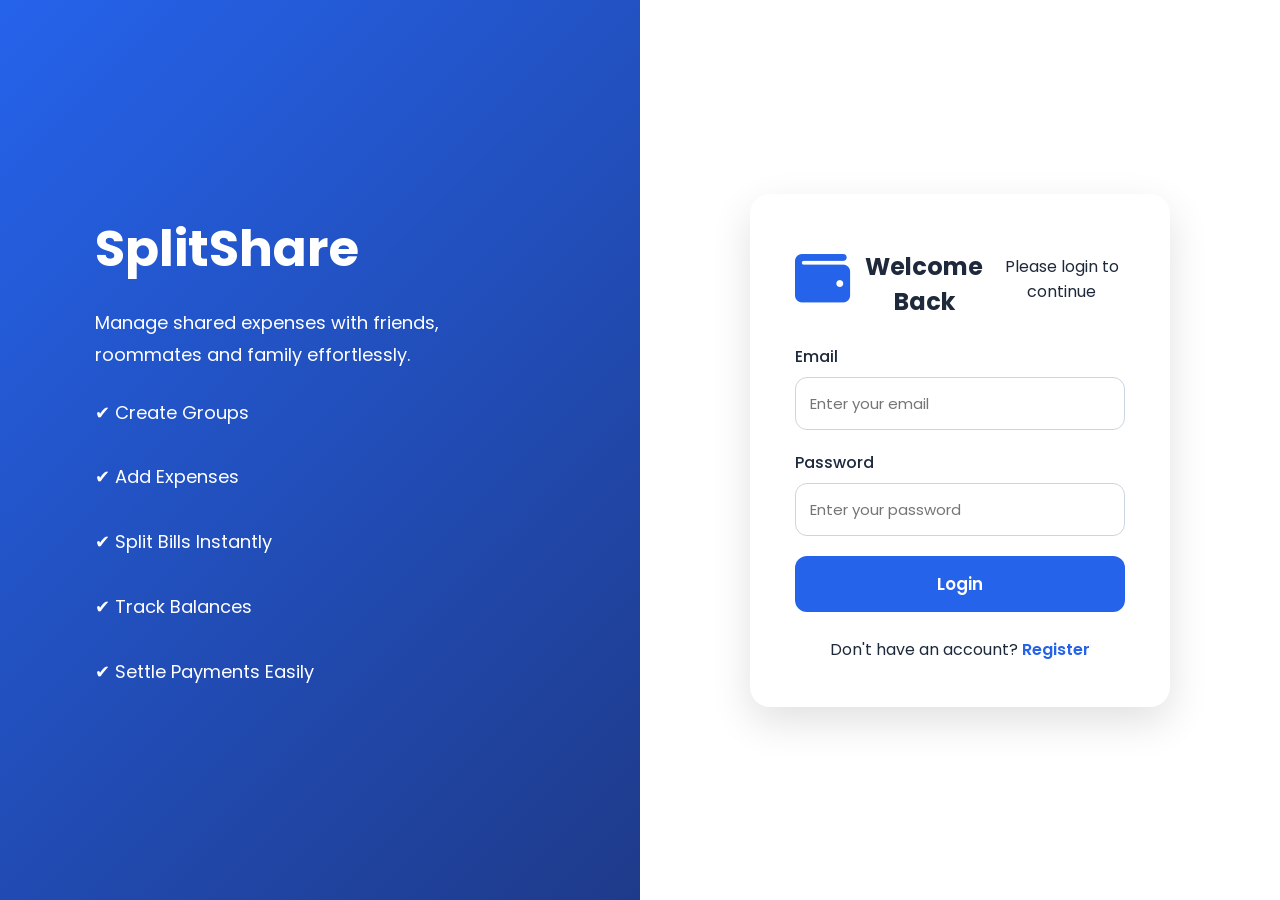
<file: src/main/resources/static/add-expense.html>
<!DOCTYPE html>
<html lang="en">

<head>

    <meta charset="UTF-8">
    <meta name="viewport" content="width=device-width, initial-scale=1">

    <title>Add Expense | SplitShare</title>

    <link href="https://cdn.jsdelivr.net/npm/bootstrap@5.3.7/dist/css/bootstrap.min.css" rel="stylesheet">

    <link rel="stylesheet"
          href="https://cdnjs.cloudflare.com/ajax/libs/font-awesome/6.7.2/css/all.min.css">

    <link rel="stylesheet" href="css/common.css">
    <link rel="stylesheet" href="css/dashboard.css">
    <link rel="stylesheet" href="css/add-expense.css">

</head>

<body>

<div class="wrapper">

    <!-- Sidebar -->

    <aside class="sidebar">

        <div>

            <div class="logo">

                <i class="fa-solid fa-wallet"></i>

                <h2>SplitShare</h2>

            </div>

            <ul>

                <li>
                    <a href="dashboard.html">
                        <i class="fa-solid fa-house"></i>
                        Dashboard
                    </a>
                </li>

                <li>
                    <a href="groups.html">
                        <i class="fa-solid fa-users"></i>
                        Groups
                    </a>
                </li>

                <li class="active">
                    <a href="add-expense.html">
                        <i class="fa-solid fa-money-bill-wave"></i>
                        Add Expense
                    </a>
                </li>

                <li>
                    <a href="balance.html">
                        <i class="fa-solid fa-scale-balanced"></i>
                        Balance
                    </a>
                </li>

                <li>
                    <a href="settlement.html">
                        <i class="fa-solid fa-handshake"></i>
                        Settlement
                    </a>
                </li>

                <li>
                    <a href="profile.html">
                        <i class="fa-solid fa-user"></i>
                        Profile
                    </a>
                </li>

            </ul>

        </div>

        <button class="logout-btn" onclick="logout()">
            Logout
        </button>

    </aside>

    <!-- Main Content -->

    <main class="main-content">

        <div class="page-header">

            <div>

                <h2>Add New Expense</h2>

                <p>Create a new expense for your group.</p>

            </div>

        </div>

        <div class="expense-card">

            <form id="expenseForm">

                <!-- Row 1 -->

                <div class="row">

                    <div class="col-md-6 mb-4">

                        <label class="form-label">
                            Expense Title
                        </label>

                        <input
                                type="text"
                                id="title"
                                class="form-control"
                                placeholder="Dinner, Fuel, Hotel..."
                                required>

                    </div>

                    <div class="col-md-6 mb-4">

                        <label class="form-label">
                            Amount
                        </label>

                        <input
                                type="number"
                                id="amount"
                                class="form-control"
                                placeholder="₹ 0.00"
                                required>

                    </div>

                </div>

                <!-- Row 2 -->

                <div class="row">

                    <div class="col-md-6 mb-4">

                        <label class="form-label">
                            Group
                        </label>

                        <select
                                id="groupSelect"
                                class="form-control"
                                required>

                            <option value="">
                                Select Group
                            </option>

                        </select>

                    </div>

                    <div class="col-md-6 mb-4">

                        <label class="form-label">
                            Split Type
                        </label>

                        <select
                                id="splitType"
                                class="form-control"
                                required>

                            <option value="">
                                Select Split Type
                            </option>

                            <option value="EQUAL">
                                Equal
                            </option>

                            <option value="EXACT">
                                Exact
                            </option>

                            <option value="PERCENTAGE">
                                Percentage
                            </option>

                        </select>

                    </div>

                </div>

                <!-- Description -->

                <div class="mb-4">

                    <label class="form-label">
                        Description
                    </label>

                    <textarea
                            id="description"
                            rows="5"
                            class="form-control"
                            placeholder="Write expense details..."></textarea>

                </div>

                <!-- Buttons -->

                <div class="button-group">

                    <button
                            type="submit"
                            class="btn btn-primary">

                        <i class="fa-solid fa-plus"></i>

                        Save Expense

                    </button>

                    <button
                            type="reset"
                            class="btn btn-secondary">

                        Clear

                    </button>

                </div>

            </form>

        </div>

    </main>

</div>

<script src="js/add-expense.js"></script>
<script src="js/common.js"></script>

</body>

</html>
</file>
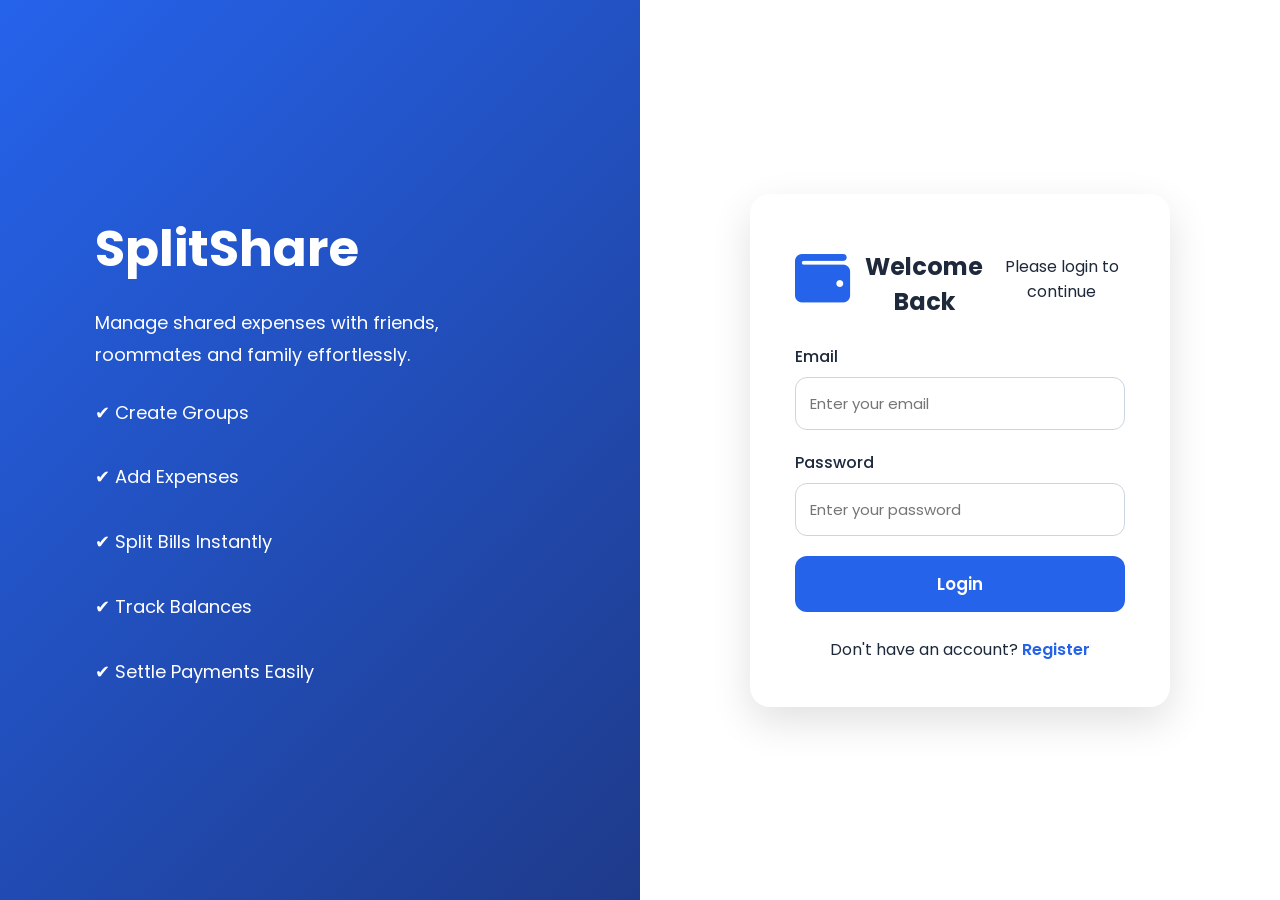
<file: src/main/resources/static/balance.html>
<!DOCTYPE html>
<html lang="en">

<head>

    <meta charset="UTF-8">
    <meta name="viewport" content="width=device-width, initial-scale=1">

    <title>Balance | SplitShare</title>

    <link href="https://cdn.jsdelivr.net/npm/bootstrap@5.3.7/dist/css/bootstrap.min.css" rel="stylesheet">

    <link rel="stylesheet"
          href="https://cdnjs.cloudflare.com/ajax/libs/font-awesome/6.7.2/css/all.min.css">

    <link rel="stylesheet" href="css/common.css">
    <link rel="stylesheet" href="css/dashboard.css">
    <link rel="stylesheet" href="css/balance.css">

</head>

<body>

<div class="wrapper">

    <!-- Sidebar -->

    <aside class="sidebar">

        <div>

            <div class="logo">

                <i class="fa-solid fa-wallet"></i>

                <h2>SplitShare</h2>

            </div>

            <ul>

                <li>
                    <a href="dashboard.html">
                        <i class="fa-solid fa-house"></i>
                        Dashboard
                    </a>
                </li>

                <li>
                    <a href="groups.html">
                        <i class="fa-solid fa-users"></i>
                        Groups
                    </a>
                </li>

                <li>
                    <a href="add-expense.html">
                        <i class="fa-solid fa-money-bill-wave"></i>
                        Add Expense
                    </a>
                </li>

                <li class="active">
                    <a href="balance.html">
                        <i class="fa-solid fa-scale-balanced"></i>
                        Balance
                    </a>
                </li>

                <li>
                    <a href="settlement.html">
                        <i class="fa-solid fa-handshake"></i>
                        Settlement
                    </a>
                </li>

                <li>
                    <a href="profile.html">
                        <i class="fa-solid fa-user"></i>
                        Profile
                    </a>
                </li>

            </ul>

        </div>

        <button class="logout-btn" onclick="logout()">
            Logout
        </button>

    </aside>

    <!-- Main -->

    <main class="main-content">

        <div class="page-header">

            <h2>Group Balance</h2>

            <p>Check everyone's balance in a group.</p>

        </div>

        <div class="balance-card">

            <div class="row mb-4">

                <div class="col-md-8">

                    <select
                            id="groupSelect"
                            class="form-control">

                        <option value="">Select Group</option>

                    </select>

                </div>

                <div class="col-md-4">

                    <button
                            id="loadBalanceBtn"
                            class="btn btn-primary w-100">

                        Load Balance

                    </button>

                </div>

            </div>

            <table class="table table-hover">

                <thead>

                <tr>

                    <th>Member</th>

                    <th>Paid</th>

                    <th>Owes</th>

                    <th>Balance</th>

                </tr>

                </thead>

                <tbody id="balanceTable">

                <tr>

                    <td colspan="4" class="text-center">

                        Select a group to view balances.

                    </td>

                </tr>

                </tbody>

            </table>

        </div>

    </main>

</div>

<script src="js/balance.js"></script>
<script src="js/common.js"></script>

</body>

</html>
</file>
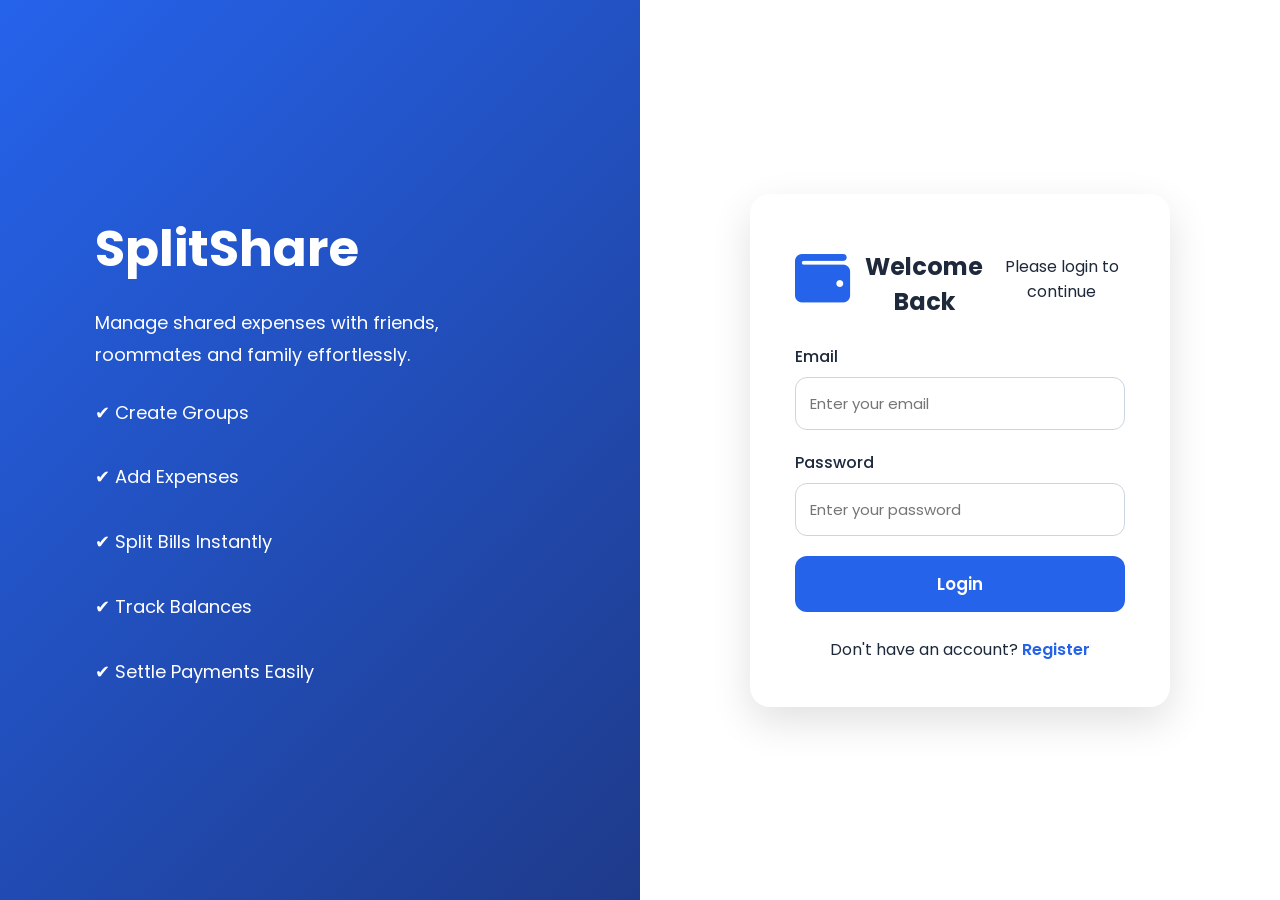
<file: src/main/resources/static/create-group.html>
<!DOCTYPE html>
<html lang="en">

<head>

    <meta charset="UTF-8">

    <meta name="viewport" content="width=device-width, initial-scale=1">

    <title>Create Group</title>

    <link href="https://cdn.jsdelivr.net/npm/bootstrap@5.3.7/dist/css/bootstrap.min.css" rel="stylesheet">

    <link rel="stylesheet" href="css/common.css">

    <link rel="stylesheet" href="css/create-group.css">

</head>

<body>

<div class="form-container">

    <div class="card">

        <h2>Create New Group</h2>

        <p>Create a group and start sharing expenses.</p>

        <div class="mb-3">

            <label>Group Name</label>

            <input
                type="text"
                id="groupName"
                class="form-control"
                placeholder="Enter group name">

        </div>

        <div class="mb-3">

            <label>Description</label>

            <textarea
                id="description"
                class="form-control"
                rows="4"
                placeholder="Enter description"></textarea>

        </div>

        <button
            class="btn-primary w-100"
            onclick="createGroup()">

            Create Group

        </button>

        <br><br>

        <button
            class="btn btn-secondary w-100"
            onclick="window.location='groups.html'">

            Back

        </button>

    </div>

</div>

<script src="js/create-group.js"></script>
<script src="js/common.js"></script>

</body>

</html>
</file>
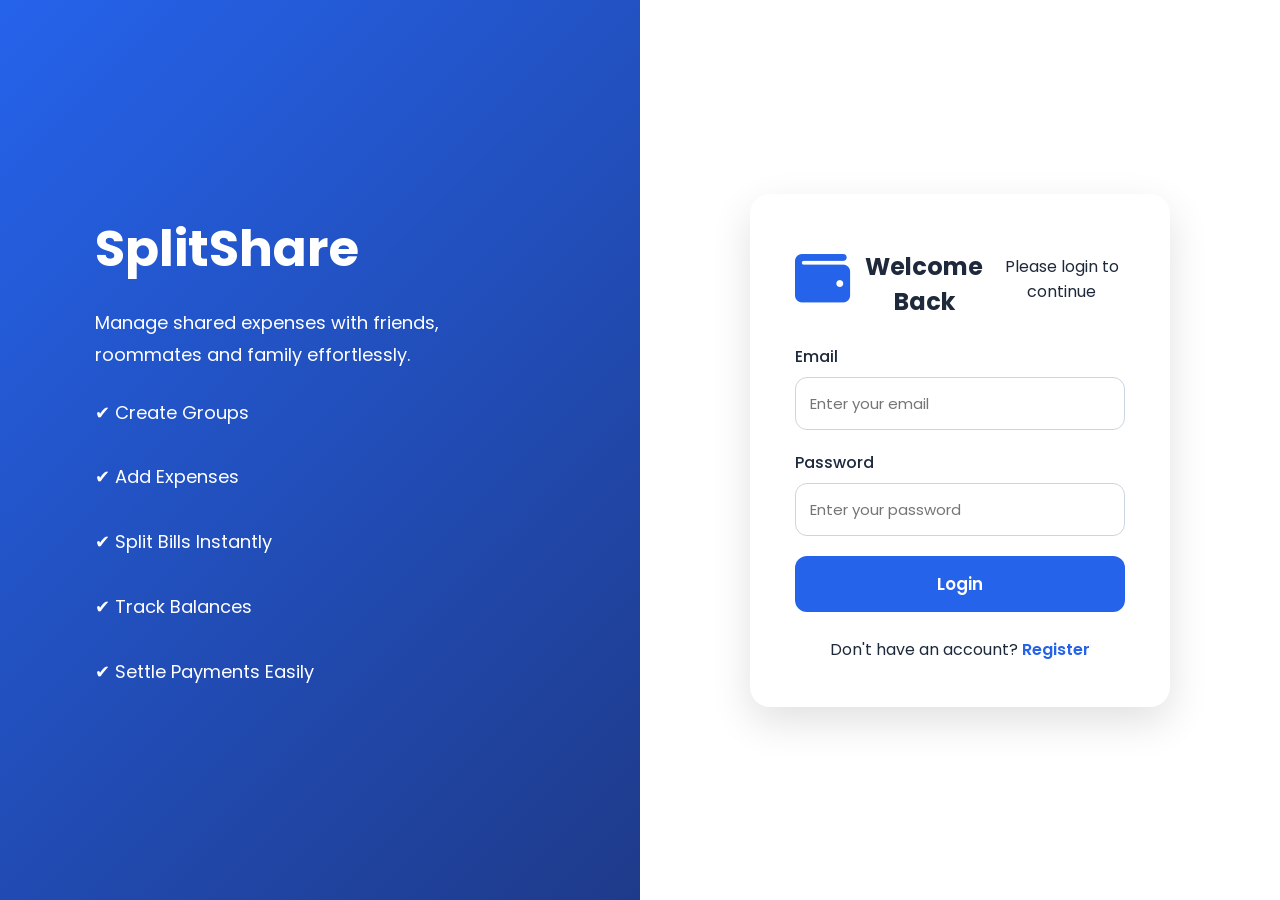
<file: src/main/resources/static/dashboard.html>
<!DOCTYPE html>
<html lang="en">

<head>

    <meta charset="UTF-8">
    <meta name="viewport" content="width=device-width, initial-scale=1">

    <title>SplitWise Dashboard</title>

    <link href="https://cdn.jsdelivr.net/npm/bootstrap@5.3.7/dist/css/bootstrap.min.css" rel="stylesheet">

    <link rel="stylesheet"
        href="https://cdnjs.cloudflare.com/ajax/libs/font-awesome/6.7.2/css/all.min.css">

    <link rel="stylesheet" href="css/common.css">
    <link rel="stylesheet" href="css/dashboard.css">

</head>

<body>

<div class="wrapper">

    <!-- Sidebar -->

    <aside class="sidebar">

        <div class="logo">
            <i class="fa-solid fa-wallet"></i>
            <h2>SplitWise</h2>
        </div>

        <ul>

            <li class="active">
                <a href="dashboard.html">
                    <i class="fa-solid fa-house"></i>
                    Dashboard
                </a>
            </li>

            <li>
                <a href="groups.html">
                    <i class="fa-solid fa-users"></i>
                    Groups
                </a>
            </li>

            <li>
                <a href="add-expense.html">
                    <i class="fa-solid fa-money-bill-wave"></i>
                    Expenses
                </a>
            </li>

            <li>
                <a href="balance.html">
                    <i class="fa-solid fa-scale-balanced"></i>
                    Balance
                </a>
            </li>

            <li>
                <a href="settlement.html">
                    <i class="fa-solid fa-handshake"></i>
                    Settlement
                </a>
            </li>

            <li>
                <a href="profile.html">
                    <i class="fa-solid fa-user"></i>
                    Profile
                </a>
            </li>

        </ul>

        <button class="logout-btn" onclick="logout()">
            Logout
        </button>

    </aside>

    <!-- Main Content -->

    <main class="main-content">

        <!-- Topbar -->

        <div class="topbar">

            <div>

                <h2>Dashboard</h2>

                <p class="welcome-text">
                    Welcome back,
                    <span id="username">Loading...</span> 👋
                </p>

            </div>

            <div class="top-right">

				<button
				    class="notification-btn"
				    onclick="showNotifications()">

				    <i class="fa-solid fa-bell"></i>

				</button>

                <div class="profile-box">

                    <div class="avatar">
                        A
                    </div>

                    <div>

                        <h5 id="topUserName">Ajeet</h5>

                        <small>Expense Manager</small>

                    </div>

                </div>

            </div>

        </div>

        <!-- Dashboard Cards -->

        <div class="cards">

            <div class="card">

                <i class="fa-solid fa-users"></i>

                <h5>Total Groups</h5>

                <h2 id="groupCount">0</h2>

            </div>

            <div class="card">

                <i class="fa-solid fa-money-bill-wave"></i>

                <h5>Total Expenses</h5>

                <h2 id="expenseCount">0</h2>

            </div>

			<div class="card">

			    <i class="fa-solid fa-indian-rupee-sign"></i>

			    <h5>Total Amount Spent</h5>

			    <h2 id="balanceAmount">₹0</h2>

			</div>

        </div>

        <!-- Groups -->

        <div class="groups-section">

            <div class="section-header">

                <h3>My Groups</h3>

                <button class="btn-primary"
                        onclick="window.location='create-group.html'">

                    + Create Group

                </button>

            </div>

            <div id="groupContainer" class="group-grid">

            </div>

        </div>

        <!-- Recent Expenses -->

        <div class="table-section">

            <div class="table-header">

                <h3>Recent Expenses</h3>

				<button
				        class="btn-primary"
				        onclick="window.location='add-expense.html'">

				    + Add Expense

				</button>

            </div>

            <table class="table table-hover">

                <thead>

                    <tr>

                        <th>Title</th>

                        <th>Paid By</th>

                        <th>Amount</th>

                        <th>Date</th>

                    </tr>

                </thead>

                <tbody id="expenseTable">

                    <tr>

                        <td colspan="4" class="text-center">

                            No Expenses Found

                        </td>

                    </tr>

                </tbody>

            </table>

        </div>

    </main>

</div>

<script src="js/dashboard.js"></script>
<script src="js/common.js"></script>

</body>

</html>
</file>
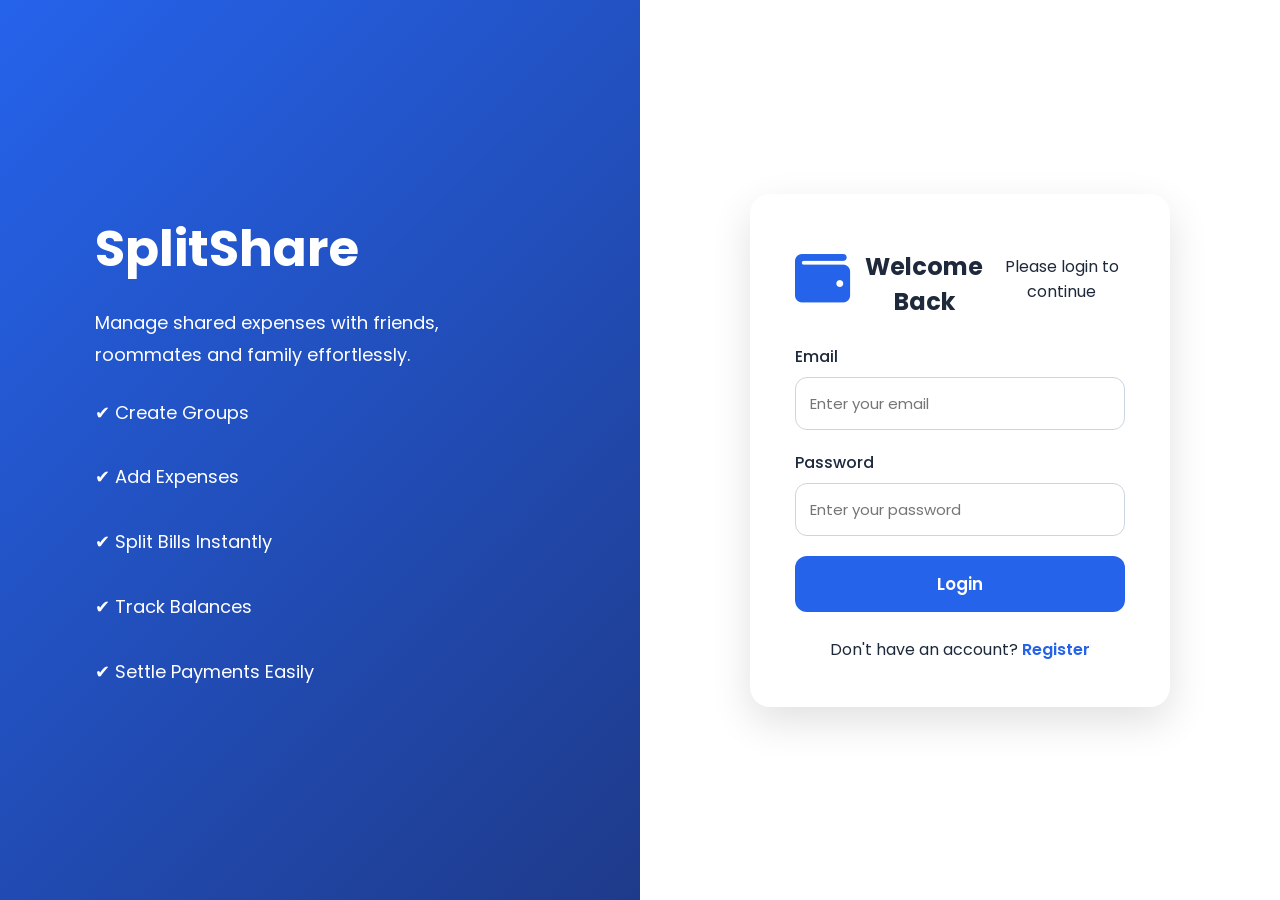
<file: src/main/resources/static/expenses.html>
<!DOCTYPE html>
<html lang="en">

<head>

    <meta charset="UTF-8">
    <meta name="viewport" content="width=device-width, initial-scale=1">

    <title>Expenses | SplitShare</title>

    <link href="https://cdn.jsdelivr.net/npm/bootstrap@5.3.7/dist/css/bootstrap.min.css" rel="stylesheet">

    <link rel="stylesheet"
          href="https://cdnjs.cloudflare.com/ajax/libs/font-awesome/6.7.2/css/all.min.css">

    <link rel="stylesheet" href="css/common.css">
    <link rel="stylesheet" href="css/dashboard.css">
    <link rel="stylesheet" href="css/expenses.css">

</head>

<body>

<div class="wrapper">

    <!-- Sidebar -->

    <aside class="sidebar">

        <div>

            <div class="logo">

                <i class="fa-solid fa-wallet"></i>

                <h2>SplitShare</h2>

            </div>

            <ul>

                <li>
                    <a href="dashboard.html">
                        <i class="fa-solid fa-house"></i>
                        Dashboard
                    </a>
                </li>

                <li>
                    <a href="groups.html">
                        <i class="fa-solid fa-users"></i>
                        Groups
                    </a>
                </li>

                <li class="active">
                    <a href="expenses.html">
                        <i class="fa-solid fa-money-bill-wave"></i>
                        Expenses
                    </a>
                </li>

                <li>
                    <a href="add-expense.html">
                        <i class="fa-solid fa-plus-circle"></i>
                        Add Expense
                    </a>
                </li>

                <li>
                    <a href="balance.html">
                        <i class="fa-solid fa-scale-balanced"></i>
                        Balance
                    </a>
                </li>

                <li>
                    <a href="settlement.html">
                        <i class="fa-solid fa-handshake"></i>
                        Settlement
                    </a>
                </li>

                <li>
                    <a href="profile.html">
                        <i class="fa-solid fa-user"></i>
                        Profile
                    </a>
                </li>

            </ul>

        </div>

        <button class="logout-btn" onclick="logout()">

            Logout

        </button>

    </aside>

    <!-- Main Content -->

    <main class="main-content">

        <div class="page-header">

            <div>

                <h2>Expenses</h2>

                <p>View all expenses of a selected group.</p>

            </div>

        </div>

        <div class="expense-card">

            <!-- Filter -->

            <div class="filter-section">

                <div class="form-group">

                    <label>Select Group</label>

                    <select
                            id="groupSelect"
                            class="form-control">

                        <option value="">Select Group</option>

                    </select>

                </div>

                <button
                        id="loadExpenseBtn"
                        class="btn btn-primary">

                    <i class="fa-solid fa-magnifying-glass"></i>

                    Load Expenses

                </button>

            </div>

            <!-- Loading -->

            <div
                    id="loading"
                    class="spinner">

                <div class="spinner-border text-primary"></div>

                <p class="mt-2">Loading Expenses...</p>

            </div>

            <!-- Table -->

            <table class="table table-hover">

                <thead>

                <tr>

                    <th>Title</th>

                    <th>Description</th>

                    <th>Amount</th>

                    <th>Paid By</th>

                    <th>Date</th>

                </tr>

                </thead>

                <tbody id="expenseTable">

                    <tr>

                        <td colspan="5" class="text-center">

                            Select a group to view expenses.

                        </td>

                    </tr>

                </tbody>

            </table>

        </div>

    </main>

</div>

<script src="js/expenses.js"></script>

</body>

</html>
</file>
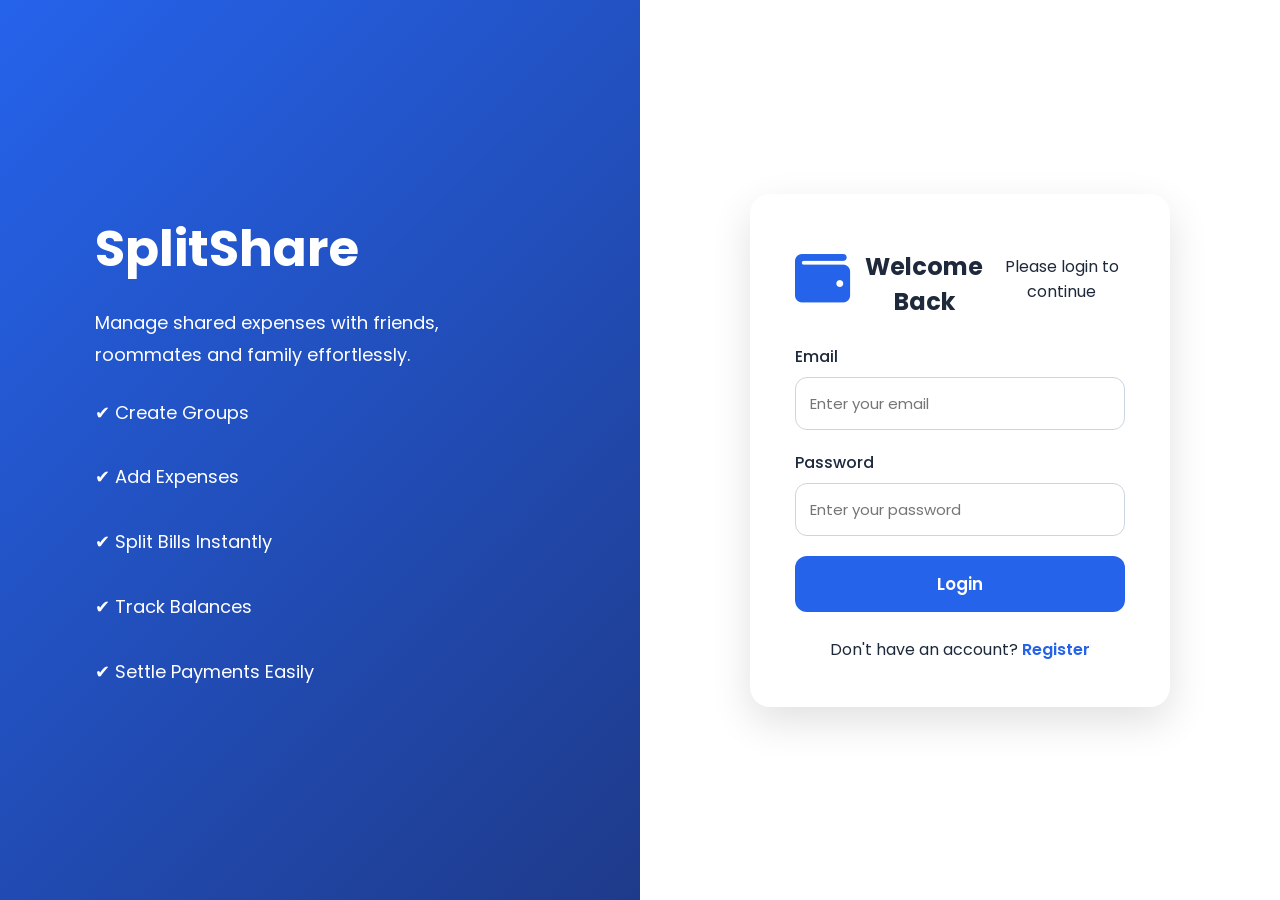
<file: src/main/resources/static/group-members.html>
<!DOCTYPE html>
<html lang="en">

<head>

    <meta charset="UTF-8">
    <meta name="viewport" content="width=device-width, initial-scale=1">

    <title>Group Members | SplitShare</title>

    <link href="https://cdn.jsdelivr.net/npm/bootstrap@5.3.7/dist/css/bootstrap.min.css" rel="stylesheet">

    <link rel="stylesheet"
          href="https://cdnjs.cloudflare.com/ajax/libs/font-awesome/6.7.2/css/all.min.css">

    <link rel="stylesheet" href="css/common.css">
    <link rel="stylesheet" href="css/dashboard.css">
    <link rel="stylesheet" href="css/group-members.css">

</head>

<body>

<div class="wrapper">

    <aside class="sidebar">

        <div>

            <div class="logo">
                <i class="fa-solid fa-wallet"></i>
                <h2>SplitShare</h2>
            </div>

            <ul>

                <li>
                    <a href="dashboard.html">
                        <i class="fa-solid fa-house"></i>
                        Dashboard
                    </a>
                </li>

                <li class="active">
                    <a href="groups.html">
                        <i class="fa-solid fa-users"></i>
                        Groups
                    </a>
                </li>

                <li>
                    <a href="add-expense.html">
                        <i class="fa-solid fa-plus-circle"></i>
                        Add Expense
                    </a>
                </li>

                <li>
                    <a href="expenses.html">
                        <i class="fa-solid fa-money-bill-wave"></i>
                        Expenses
                    </a>
                </li>

                <li>
                    <a href="balance.html">
                        <i class="fa-solid fa-scale-balanced"></i>
                        Balance
                    </a>
                </li>

                <li>
                    <a href="settlement.html">
                        <i class="fa-solid fa-handshake"></i>
                        Settlement
                    </a>
                </li>

                <li>
                    <a href="profile.html">
                        <i class="fa-solid fa-user"></i>
                        Profile
                    </a>
                </li>

            </ul>

        </div>

        <button class="logout-btn" onclick="logout()">
            Logout
        </button>

    </aside>

    <main class="main-content">

        <div class="page-header">

            <div>

                <h2>Group Members</h2>

                <p>Manage members of the selected group.</p>

            </div>

        </div>

        <div class="member-card">

            <div class="row mb-4">

                <div class="col-md-9">

                    <input
                        type="email"
                        id="memberEmail"
                        class="form-control"
                        placeholder="Enter member email">

                </div>

                <div class="col-md-3">

                    <button
                        class="btn btn-primary w-100"
                        id="addMemberBtn">

                        <i class="fa-solid fa-user-plus"></i>

                        Add Member

                    </button>

                </div>

            </div>

            <table class="table table-hover">

                <thead>

                <tr>

                    <th>#</th>

                    <th>Member Name</th>

                </tr>

                </thead>

                <tbody id="memberTable">

                    <tr>

                        <td colspan="2" class="text-center">

                            Loading Members...

                        </td>

                    </tr>

                </tbody>

            </table>

        </div>

    </main>

</div>

<script src="js/group-members.js"></script>

</body>

</html>
</file>
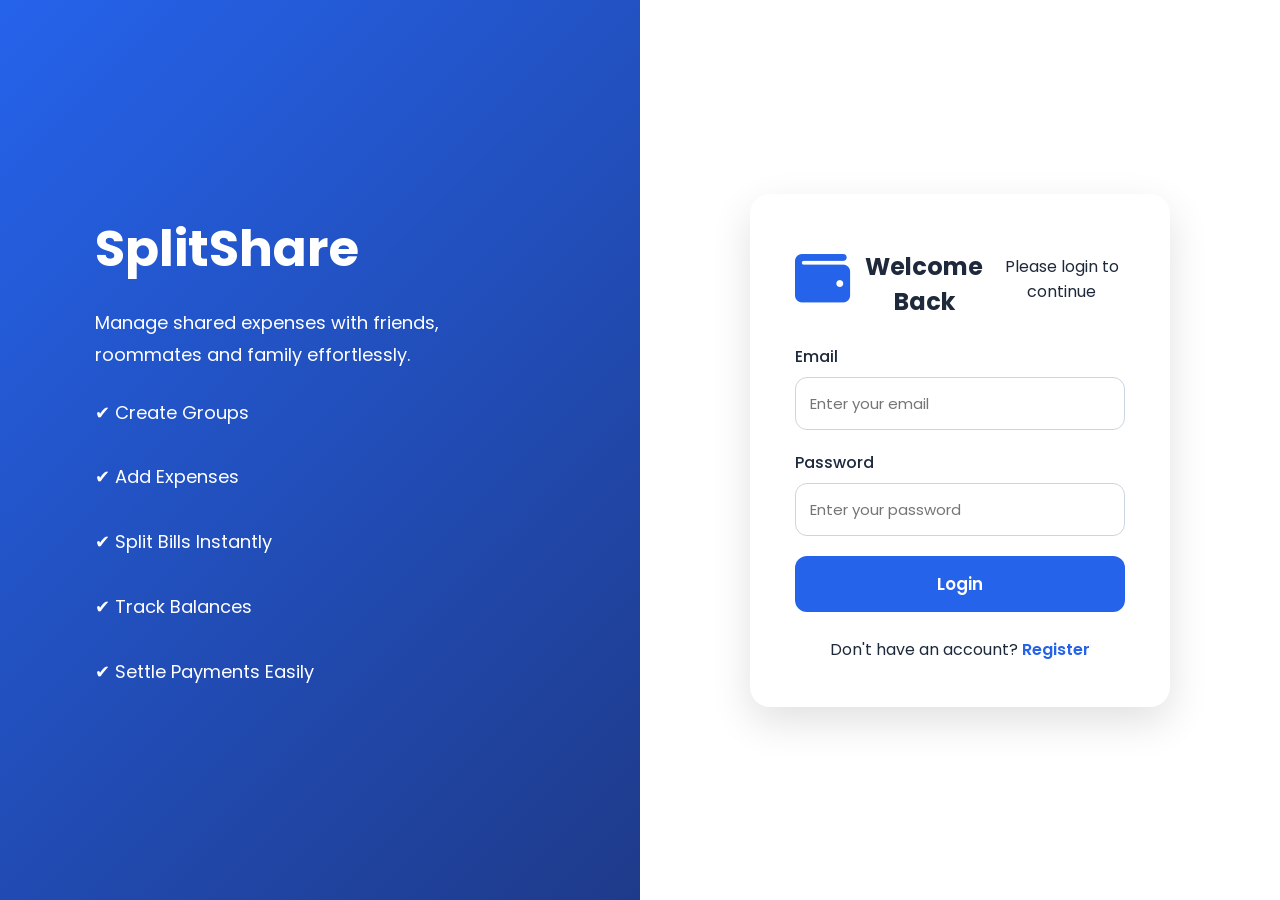
<file: src/main/resources/static/groups.html>
<!DOCTYPE html>
<html lang="en">

<head>

    <meta charset="UTF-8">
    <meta name="viewport" content="width=device-width, initial-scale=1">

    <title>Groups | SplitShare</title>

    <link href="https://cdn.jsdelivr.net/npm/bootstrap@5.3.7/dist/css/bootstrap.min.css" rel="stylesheet">

    <link rel="stylesheet"
          href="https://cdnjs.cloudflare.com/ajax/libs/font-awesome/6.7.2/css/all.min.css">

    <link rel="stylesheet" href="css/common.css">
    <link rel="stylesheet" href="css/dashboard.css">
    <link rel="stylesheet" href="css/groups.css">

</head>

<body>

<div class="wrapper">

    <!-- Sidebar -->

    <aside class="sidebar">

        <div>

            <div class="logo">

                <i class="fa-solid fa-wallet"></i>

                <h2>SplitShare</h2>

            </div>

            <ul>

                <li>
                    <a href="dashboard.html">
                        <i class="fa-solid fa-house"></i>
                        Dashboard
                    </a>
                </li>

                <li class="active">
                    <a href="groups.html">
                        <i class="fa-solid fa-users"></i>
                        Groups
                    </a>
                </li>

                <li>
                    <a href="expenses.html">
                        <i class="fa-solid fa-money-bill-wave"></i>
                        Expenses
                    </a>
                </li>

                <li>
                    <a href="add-expense.html">
                        <i class="fa-solid fa-plus-circle"></i>
                        Add Expense
                    </a>
                </li>

                <li>
                    <a href="balance.html">
                        <i class="fa-solid fa-scale-balanced"></i>
                        Balance
                    </a>
                </li>

                <li>
                    <a href="settlement.html">
                        <i class="fa-solid fa-handshake"></i>
                        Settlement
                    </a>
                </li>

                <li>
                    <a href="profile.html">
                        <i class="fa-solid fa-user"></i>
                        Profile
                    </a>
                </li>

            </ul>

        </div>

        <button class="logout-btn" onclick="logout()">

            Logout

        </button>

    </aside>

    <!-- Main Content -->

    <main class="main-content">

        <div class="page-header">

            <div>

                <h2>My Groups</h2>

                <p>Manage all your expense groups</p>

            </div>

            <button class="btn btn-primary"
                    onclick="window.location='create-group.html'">

                + Create Group

            </button>

        </div>
		
		<div class="search-box mb-4">

		    <input
		        type="text"
		        id="searchGroup"
		        class="form-control"
		        placeholder="🔍 Search Group..."
		        onkeyup="searchGroup()">

		</div>

        <div id="groupContainer" class="group-grid">

        </div>

    </main>

</div>

<script src="js/groups.js"></script>
<script src="js/common.js"></script>

</body>

</html>
</file>
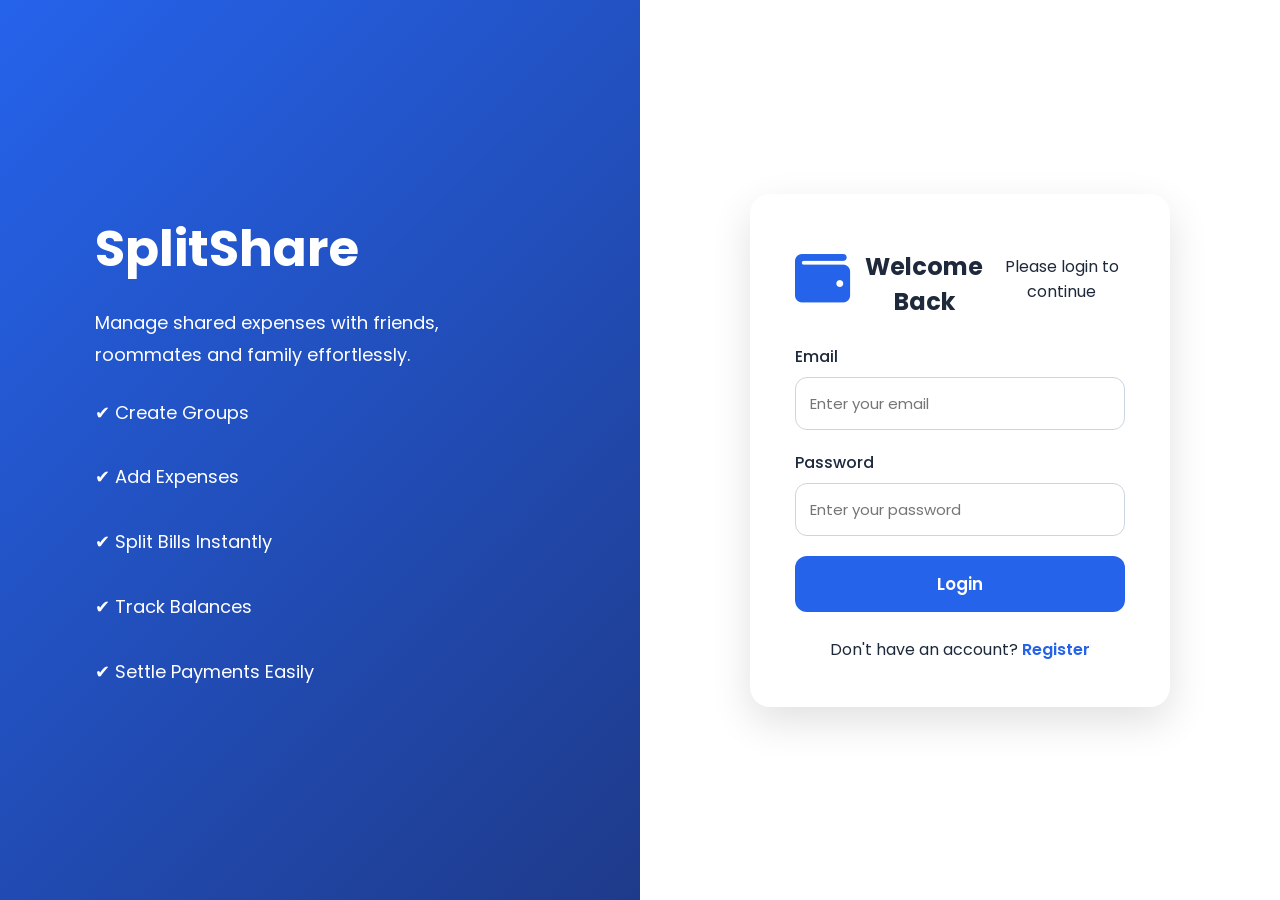
<file: src/main/resources/static/login.html>
<!DOCTYPE html>
<html lang="en">

<head>

    <meta charset="UTF-8">

    <meta name="viewport"
          content="width=device-width, initial-scale=1.0">

    <title>SplitShare Login</title>

    <link rel="stylesheet"
          href="https://cdnjs.cloudflare.com/ajax/libs/font-awesome/6.7.2/css/all.min.css">

    <link rel="stylesheet" href="css/common.css">

    <link rel="stylesheet" href="css/login.css">

</head>

<body>

<div class="login-container">

    <!-- Left Panel -->

    <div class="left-panel">

        <div class="left-content">

            <h1>SplitShare</h1>

            <p>

                Manage shared expenses with friends,
                roommates and family effortlessly.

            </p>

            <br>

            <p>

                ✔ Create Groups<br><br>

                ✔ Add Expenses<br><br>

                ✔ Split Bills Instantly<br><br>

                ✔ Track Balances<br><br>

                ✔ Settle Payments Easily

            </p>

        </div>

    </div>

    <!-- Right Panel -->

    <div class="right-panel">

        <div class="login-card">

            <div class="logo">

                <i class="fa-solid fa-wallet"></i>

                <h2>Welcome Back</h2>

                <p>Please login to continue</p>

            </div>

            <div class="form-group">

                <label>Email</label>

                <input
                        type="email"
                        id="email"
                        class="form-control"
                        placeholder="Enter your email">

            </div>

            <div class="form-group">

                <label>Password</label>

                <input
                        type="password"
                        id="password"
                        class="form-control"
                        placeholder="Enter your password">

            </div>

            <button
                    class="login-btn"
                    onclick="login()">

                Login

            </button>

            <div class="register-link">

                Don't have an account?

                <a href="register.html">

                    Register

                </a>

            </div>

        </div>

    </div>

</div>

<script src="js/login.js"></script>

</body>

</html>
</file>
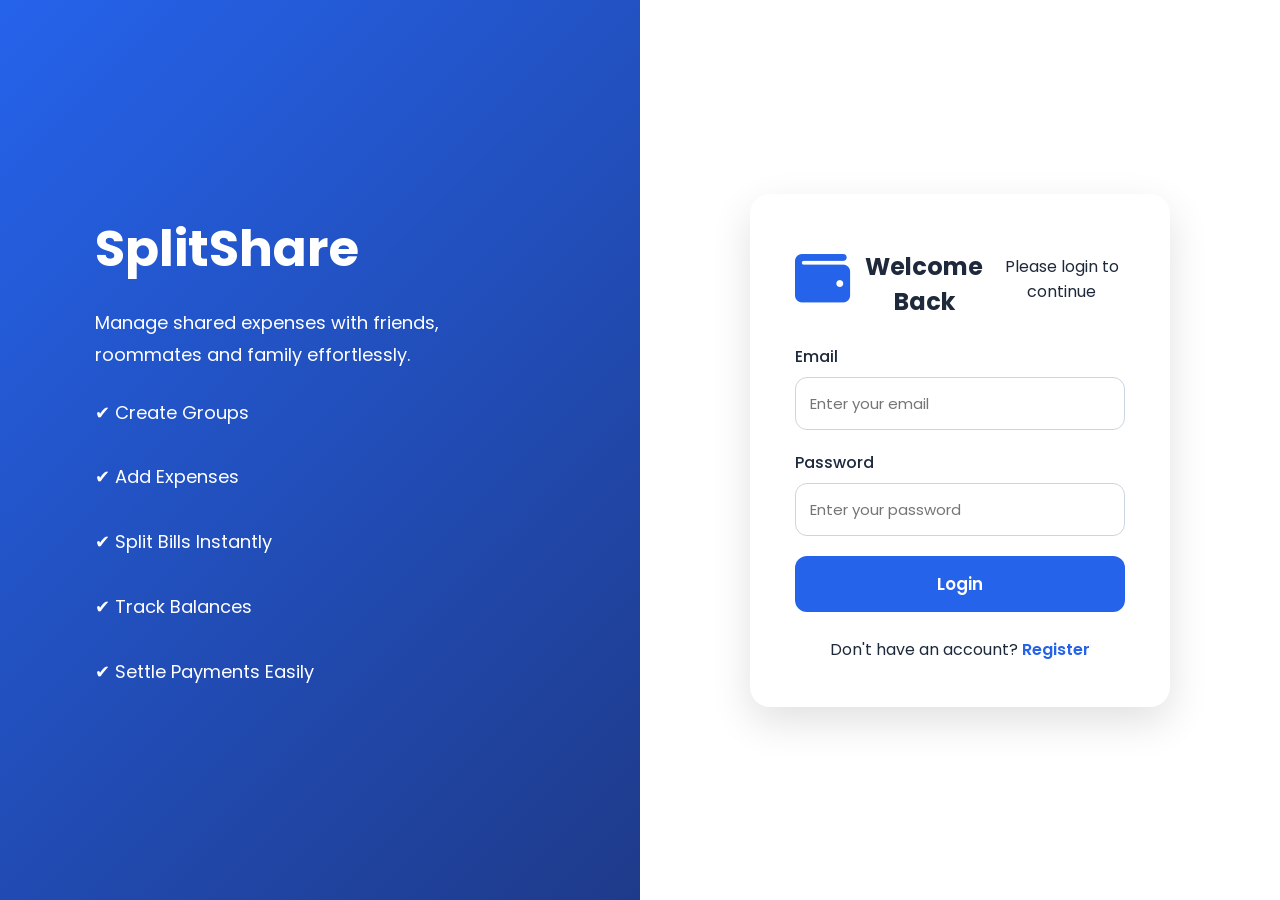
<file: src/main/resources/static/profile.html>
<!DOCTYPE html>
<html lang="en">

<head>

    <meta charset="UTF-8">
    <meta name="viewport" content="width=device-width, initial-scale=1">

    <title>Profile | SplitShare</title>

    <link href="https://cdn.jsdelivr.net/npm/bootstrap@5.3.7/dist/css/bootstrap.min.css" rel="stylesheet">

    <link rel="stylesheet"
          href="https://cdnjs.cloudflare.com/ajax/libs/font-awesome/6.7.2/css/all.min.css">

    <link rel="stylesheet" href="css/common.css">
    <link rel="stylesheet" href="css/dashboard.css">
    <link rel="stylesheet" href="css/profile.css">

</head>

<body>

<div class="wrapper">

    <aside class="sidebar">

        <div>

            <div class="logo">
                <i class="fa-solid fa-wallet"></i>
                <h2>SplitShare</h2>
            </div>

            <ul>

                <li>
                    <a href="dashboard.html">
                        <i class="fa-solid fa-house"></i>
                        Dashboard
                    </a>
                </li>

                <li>
                    <a href="groups.html">
                        <i class="fa-solid fa-users"></i>
                        Groups
                    </a>
                </li>

                <li>
                    <a href="add-expense.html">
                        <i class="fa-solid fa-money-bill-wave"></i>
                        Add Expense
                    </a>
                </li>

                <li>
                    <a href="expenses.html">
                        <i class="fa-solid fa-list"></i>
                        Expenses
                    </a>
                </li>

                <li>
                    <a href="balance.html">
                        <i class="fa-solid fa-scale-balanced"></i>
                        Balance
                    </a>
                </li>

                <li>
                    <a href="settlement.html">
                        <i class="fa-solid fa-handshake"></i>
                        Settlement
                    </a>
                </li>

                <li class="active">
                    <a href="profile.html">
                        <i class="fa-solid fa-user"></i>
                        Profile
                    </a>
                </li>

            </ul>

        </div>

        <button class="logout-btn" onclick="logout()">
            Logout
        </button>

    </aside>

    <main class="main-content">

        <div class="page-header">

            <h2>My Profile</h2>

            <p>Manage your account information.</p>

        </div>

        <div class="profile-card">

            <form id="profileForm">

                <div class="mb-3">

                    <label class="form-label">Full Name</label>

                    <input
                            type="text"
                            id="name"
                            class="form-control">

                </div>

                <div class="mb-3">

                    <label class="form-label">Email</label>

                    <input
                            type="email"
                            id="email"
                            class="form-control"
                            readonly>

                </div>

                <div class="mb-4">

                    <label class="form-label">Phone</label>

                    <input
                            type="text"
                            id="phone"
                            class="form-control">

                </div>

                <button
                        type="submit"
                        class="btn btn-primary">

                    Update Profile

                </button>

            </form>

        </div>

    </main>

</div>

<script src="js/profile.js"></script>
<script src="js/common.js"></script>

</body>

</html>
</file>
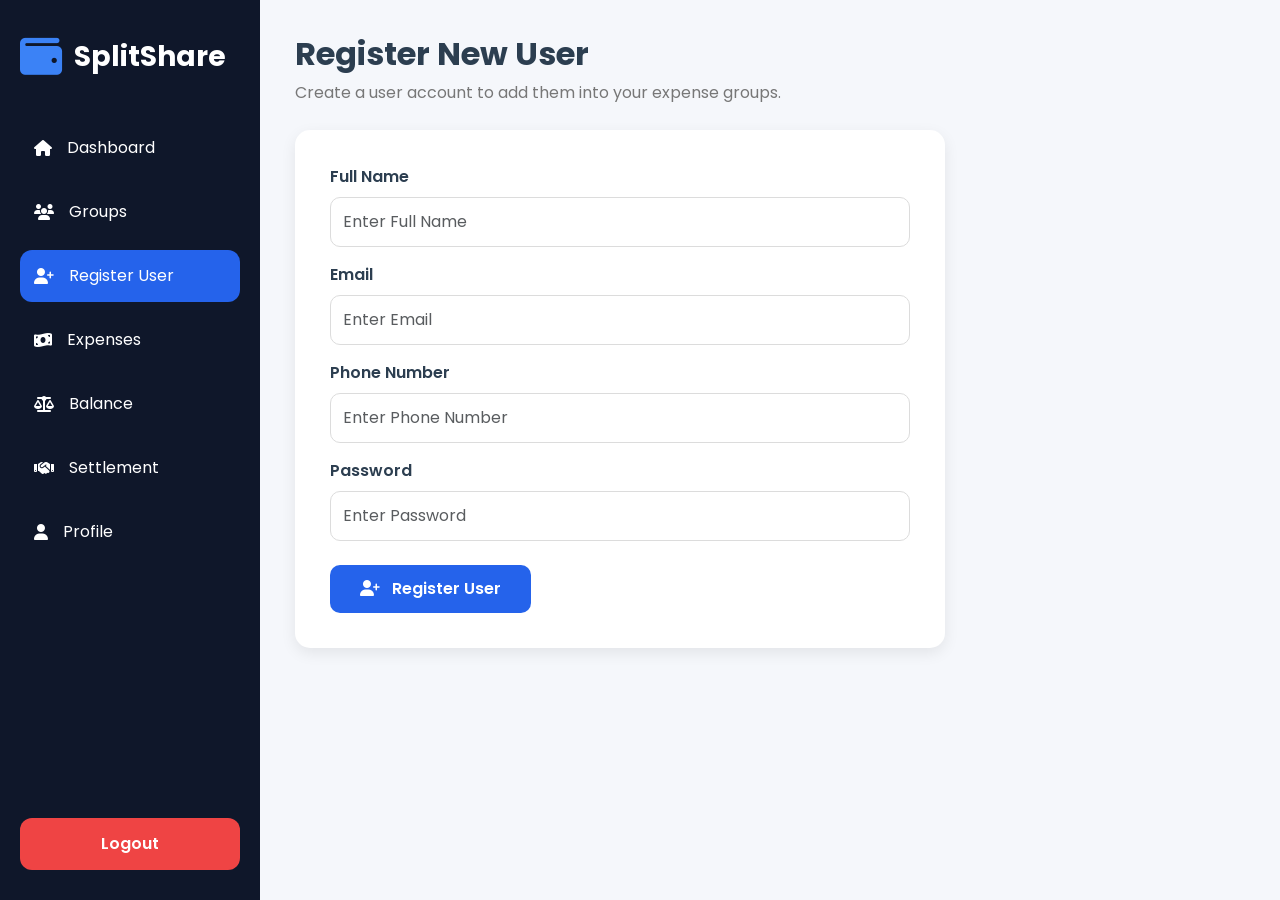
<file: src/main/resources/static/register.html>
<!DOCTYPE html>
<html lang="en">

<head>
	

    <meta charset="UTF-8">
    <meta name="viewport" content="width=device-width, initial-scale=1">

    <title>Register User | SplitShare</title>

    <link href="https://cdn.jsdelivr.net/npm/bootstrap@5.3.7/dist/css/bootstrap.min.css" rel="stylesheet">

    <link rel="stylesheet"
          href="https://cdnjs.cloudflare.com/ajax/libs/font-awesome/6.7.2/css/all.min.css">

    <link rel="stylesheet" href="css/common.css">
    <link rel="stylesheet" href="css/dashboard.css">
    <link rel="stylesheet" href="css/register.css">

</head>

<body>

<div class="wrapper">

    <!-- Sidebar -->

    <aside class="sidebar">

        <div>

            <div class="logo">

                <i class="fa-solid fa-wallet"></i>

                <h2>SplitShare</h2>

            </div>

            <ul>

                <li>
                    <a href="dashboard.html">
                        <i class="fa-solid fa-house"></i>
                        Dashboard
                    </a>
                </li>

                <li>
                    <a href="groups.html">
                        <i class="fa-solid fa-users"></i>
                        Groups
                    </a>
                </li>

                <li class="active">
                    <a href="register.html">
                        <i class="fa-solid fa-user-plus"></i>
                        Register User
                    </a>
                </li>

                <li>
                    <a href="expenses.html">
                        <i class="fa-solid fa-money-bill-wave"></i>
                        Expenses
                    </a>
                </li>

                <li>
                    <a href="balance.html">
                        <i class="fa-solid fa-scale-balanced"></i>
                        Balance
                    </a>
                </li>

                <li>
                    <a href="settlement.html">
                        <i class="fa-solid fa-handshake"></i>
                        Settlement
                    </a>
                </li>

                <li>
                    <a href="profile.html">
                        <i class="fa-solid fa-user"></i>
                        Profile
                    </a>
                </li>

            </ul>

        </div>

        <button class="logout-btn" onclick="logout()">
            Logout
        </button>

    </aside>

    <!-- Main Content -->

    <main class="main-content">

        <div class="page-header">

            <h2>Register New User</h2>

            <p>Create a user account to add them into your expense groups.</p>

        </div>

        <div class="register-card">

            <form id="registerForm">

                <div class="mb-3">

                    <label class="form-label">Full Name</label>

                    <input
                            type="text"
                            id="name"
                            class="form-control"
                            placeholder="Enter Full Name"
                            required>

                </div>

                <div class="mb-3">

                    <label class="form-label">Email</label>

                    <input
                            type="email"
                            id="email"
                            class="form-control"
                            placeholder="Enter Email"
                            required>

                </div>

                <div class="mb-3">

                    <label class="form-label">Phone Number</label>

                    <input
                            type="text"
                            id="phone"
                            class="form-control"
                            placeholder="Enter Phone Number"
                            required>

                </div>

                <div class="mb-4">

                    <label class="form-label">Password</label>

                    <input
                            type="password"
                            id="password"
                            class="form-control"
                            placeholder="Enter Password"
                            required>

                </div>

                <button
                        type="submit"
                        class="btn btn-primary">

                    <i class="fa-solid fa-user-plus"></i>

                    Register User

                </button>

            </form>

        </div>

    </main>

</div>

<script src="js/register.js"></script>
<script src="js/common.js"></script>

</body>

</html>
</file>
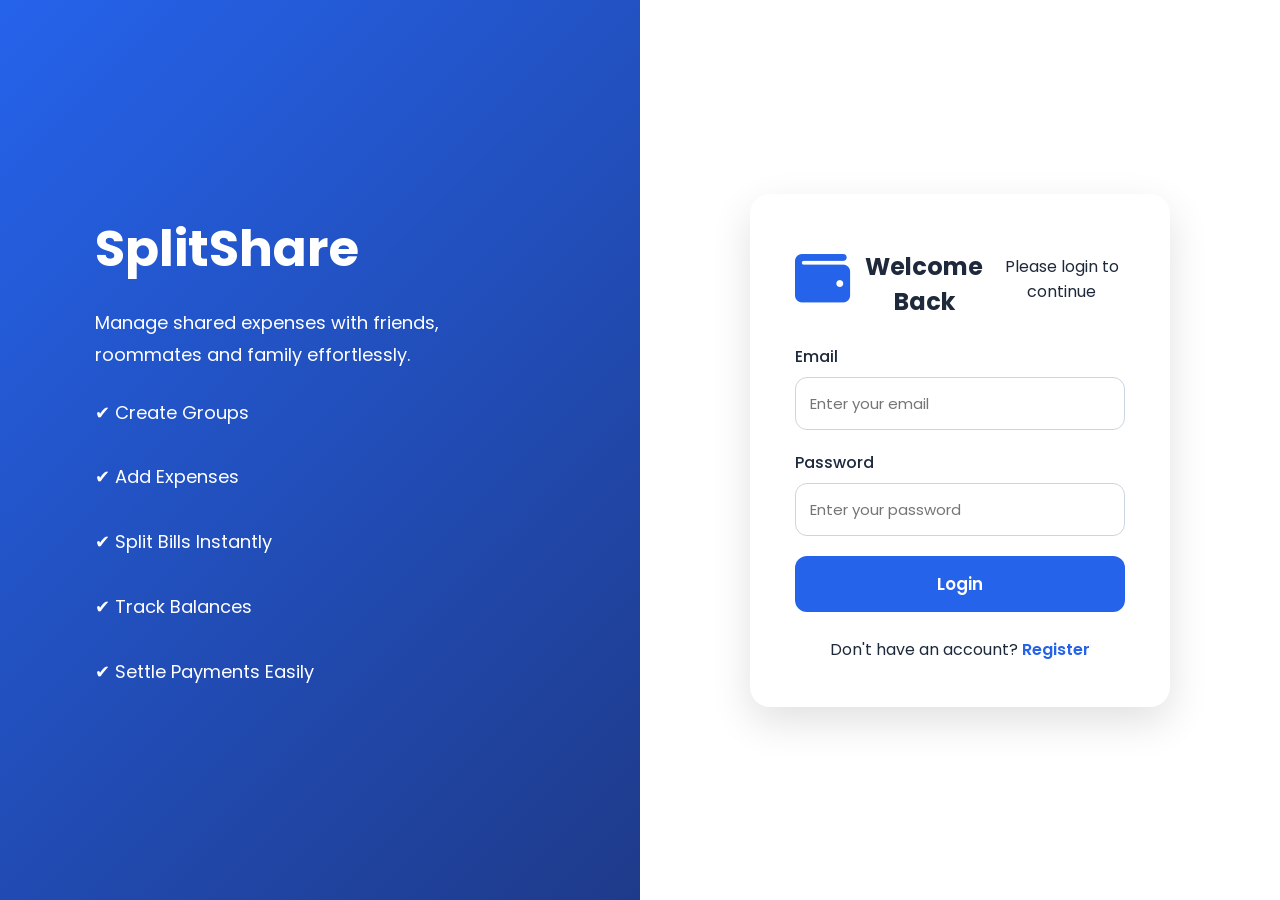
<file: src/main/resources/static/settlement.html>
<!DOCTYPE html>
<html lang="en">

<head>

    <meta charset="UTF-8">
    <meta name="viewport" content="width=device-width, initial-scale=1">

    <title>Settlement | SplitShare</title>

    <link href="https://cdn.jsdelivr.net/npm/bootstrap@5.3.7/dist/css/bootstrap.min.css" rel="stylesheet">

    <link rel="stylesheet"
          href="https://cdnjs.cloudflare.com/ajax/libs/font-awesome/6.7.2/css/all.min.css">

    <link rel="stylesheet" href="css/common.css">
    <link rel="stylesheet" href="css/dashboard.css">
    <link rel="stylesheet" href="css/settlement.css">

</head>

<body>

<div class="wrapper">

    <!-- Sidebar -->

    <aside class="sidebar">

        <div>

            <div class="logo">

                <i class="fa-solid fa-wallet"></i>

                <h2>SplitShare</h2>

            </div>

            <ul>

                <li>
                    <a href="dashboard.html">
                        <i class="fa-solid fa-house"></i>
                        Dashboard
                    </a>
                </li>

                <li>
                    <a href="groups.html">
                        <i class="fa-solid fa-users"></i>
                        Groups
                    </a>
                </li>

                <li>
                    <a href="add-expense.html">
                        <i class="fa-solid fa-money-bill-wave"></i>
                        Add Expense
                    </a>
                </li>

                <li>
                    <a href="expenses.html">
                        <i class="fa-solid fa-list"></i>
                        Expenses
                    </a>
                </li>

                <li>
                    <a href="balance.html">
                        <i class="fa-solid fa-scale-balanced"></i>
                        Balance
                    </a>
                </li>

                <li class="active">
                    <a href="settlement.html">
                        <i class="fa-solid fa-handshake"></i>
                        Settlement
                    </a>
                </li>

                <li>
                    <a href="profile.html">
                        <i class="fa-solid fa-user"></i>
                        Profile
                    </a>
                </li>

            </ul>

        </div>

        <button class="logout-btn" onclick="logout()">
            Logout
        </button>

    </aside>

    <!-- Main Content -->

    <main class="main-content">

        <div class="page-header">

            <div>

                <h2>Settle Payment</h2>

                <p>Pay another member to settle expenses.</p>

            </div>

        </div>

        <div class="settlement-card">

            <form id="settlementForm">

                <div class="mb-4">

                    <label class="form-label">Select Group</label>

                    <select id="groupSelect"
                            class="form-control"
                            required>

                        <option value="">Select Group</option>

                    </select>

                </div>

                <div class="mb-4">

                    <label class="form-label">Receiver</label>

                    <select id="receiverSelect"
                            class="form-control"
                            required>

                        <option value="">Select Member</option>

                    </select>

                </div>

                <div class="mb-4">

                    <label class="form-label">Amount</label>

                    <input type="number"
                           id="amount"
                           class="form-control"
                           placeholder="Enter Amount"
                           required>

                </div>

                <button
                        type="submit"
                        class="btn btn-success">

                    <i class="fa-solid fa-handshake"></i>

                    Settle Up

                </button>

            </form>

        </div>

    </main>

</div>

<script src="js/settlement.js"></script>
<script src="js/common.js"></script>

</body>

</html>
</file>
<file: src/main/resources/static/css/common.css>
/* ==========================================
   SplitWise - Common Styles
   ========================================== */

@import url('https://fonts.googleapis.com/css2?family=Poppins:wght@300;400;500;600;700&display=swap');

:root{

    --primary:#2563EB;
    --primary-dark:#1D4ED8;

    --success:#10B981;
    --danger:#EF4444;
    --warning:#F59E0B;

    --sidebar:#0F172A;

    --background:#F8FAFC;

    --white:#FFFFFF;

    --text:#1E293B;

    --text-light:#64748B;

    --border:#E2E8F0;

    --shadow:0 8px 25px rgba(0,0,0,.08);

    --radius:16px;

}

*{

    margin:0;

    padding:0;

    box-sizing:border-box;

    font-family:'Poppins',sans-serif;

}

html{

    scroll-behavior:smooth;

}

body{

    background:var(--background);

    color:var(--text);

}

a{

    text-decoration:none;

}

ul{

    list-style:none;

}

img{

    max-width:100%;

}

button{

    cursor:pointer;

}

.container{

    width:90%;

    max-width:1300px;

    margin:auto;

}

/* Buttons */

.btn-primary{

    background:var(--primary);

    color:white;

    border:none;

    border-radius:10px;

    padding:12px 22px;

    transition:.3s;

}

.btn-primary:hover{

    background:var(--primary-dark);

}

.btn-danger{

    background:var(--danger);

    color:white;

    border:none;

    border-radius:10px;

    padding:12px 22px;

}

.btn-success{

    background:var(--success);

    color:white;

    border:none;

    border-radius:10px;

    padding:12px 22px;

}

/* Card */

.card{

    background:white;

    border-radius:var(--radius);

    box-shadow:var(--shadow);

    padding:25px;

}

/* Inputs */

.form-control{

    width:100%;

    padding:12px;

    border:1px solid var(--border);

    border-radius:10px;

    outline:none;

    transition:.3s;

}

.form-control:focus{

    border-color:var(--primary);

}

/* Table */

table{

    width:100%;

    border-collapse:collapse;

}

th{

    background:#F1F5F9;

    padding:14px;

}

td{

    padding:14px;

    border-bottom:1px solid #eee;

}
/* ==========================================
   Dashboard Layout
========================================== */

.wrapper{

    display:flex;

    min-height:100vh;

}

.sidebar{

    width:260px;

    background:var(--sidebar);

    color:white;

    display:flex;

    flex-direction:column;

    justify-content:space-between;

    position:fixed;

    left:0;

    top:0;

    height:100vh;

    padding:25px;

}

.logo{

    display:flex;

    align-items:center;

    gap:12px;

    margin-bottom:35px;

}

.logo i{

    font-size:28px;

    color:#3B82F6;

}

.logo h2{

    color:white;

    font-size:24px;

}

.sidebar ul{

    padding:0;

}

.sidebar ul li{

    margin:10px 0;

}

.sidebar ul li a{

    display:flex;

    align-items:center;

    gap:12px;

    color:#CBD5E1;

    padding:12px 15px;

    border-radius:10px;

    transition:.3s;

}

.sidebar ul li.active a,

.sidebar ul li a:hover{

    background:#1E293B;

    color:white;

}

.main-content{

    margin-left:260px;

    width:calc(100% - 260px);

    padding:35px;

}

.logout-btn{

    width:100%;

    padding:12px;

    background:#EF4444;

    color:white;

    border:none;

    border-radius:10px;

    font-size:16px;

}

/* ==========================================
   Mobile Responsive
========================================== */

@media (max-width: 768px) {

    .wrapper{
        flex-direction: column;
    }

    .sidebar{
        position: relative;
        width: 100%;
        height: auto;
        padding: 20px;
    }

    .main-content{
        margin-left: 0;
        width: 100%;
        padding: 20px;
    }

    .logo{
        justify-content: center;
    }

    .sidebar ul li a{
        justify-content: center;
    }

    .container{
        width:95%;
    }

    .card{
        padding:18px;
    }

    table{
        display:block;
        overflow-x:auto;
        white-space:nowrap;
    }

    input,
    select,
    textarea,
    button{
        width:100%;
        font-size:16px;
    }

    .btn-primary,
    .btn-success,
    .btn-danger{
        width:100%;
    }

    h1{
        font-size:28px;
    }

    h2{
        font-size:22px;
    }

    h3{
        font-size:18px;
    }

}
</file>
<file: src/main/resources/static/css/dashboard.css>
/* ==========================================
   Dashboard Layout
========================================== */

body{
    margin:0;
    padding:0;
    background:#F5F7FB;
    overflow-x:hidden;
}

.wrapper{
    display:flex;
    min-height:100vh;
}

/* ================= Sidebar ================= */

.sidebar{

    width:260px;

    background:#0F172A;

    position:fixed;

    left:0;

    top:0;

    height:100vh;

    color:white;

    display:flex;

    flex-direction:column;

    justify-content:space-between;

    padding:30px 20px;

}

.logo{

    text-align:center;

    margin-bottom:40px;

}

.logo i{

    font-size:42px;

    color:#3B82F6;

}

.logo h2{

    margin-top:10px;

    font-size:28px;

    font-weight:700;

}

.sidebar ul{

    list-style:none;

    padding:0;

}

.sidebar ul li{

    margin:12px 0;

}

.sidebar ul li a{

    color:white;

    text-decoration:none;

    display:flex;

    align-items:center;

    gap:15px;

    padding:14px;

    border-radius:12px;

    transition:.3s;

}

.sidebar ul li a:hover{

    background:#2563EB;

}

.sidebar ul li.active a{

    background:#2563EB;

}

.logout-btn{

    width:100%;

    padding:14px;

    border:none;

    border-radius:12px;

    background:#EF4444;

    color:white;

    font-weight:600;

    cursor:pointer;

}

.logout-btn:hover{

    background:#DC2626;

}

/* ================= Main Content ================= */

.main-content{

    margin-left:260px;

    width:calc(100% - 260px);

    padding:35px;

} 	/* ================= TOP BAR ================= */

	.topbar{

	display:flex;

	justify-content:space-between;

	align-items:center;

	margin-bottom:40px;

	}

	.topbar h2{

	font-size:32px;

	font-weight:700;

	}

	.user-box{

	display:flex;

	align-items:center;

	gap:20px;

	font-size:22px;

	}

	/* ================= CARDS ================= */

	.cards{

	display:grid;

	grid-template-columns:repeat(3,1fr);

	gap:25px;

	margin-bottom:40px;

	}

	.cards .card{

	padding:30px;

	border:none;

	border-radius:18px;

	box-shadow:0 10px 30px rgba(0,0,0,.08);

	transition:.3s;

	}

	.cards .card:hover{

	transform:translateY(-8px);

	}

	.cards .card i{

	font-size:35px;

	color:#2563EB;

	margin-bottom:20px;

	}

	.cards .card h5{

	color:#666;

	margin-bottom:10px;

	}

	.cards .card h2{

	font-size:32px;

	font-weight:700;

	}

	/* ================= TABLE ================= */

	.table-section{

	background:white;

	padding:25px;

	border-radius:18px;

	box-shadow:0 10px 30px rgba(0,0,0,.08);

	}

	.table-header{

	display:flex;

	justify-content:space-between;

	align-items:center;

	margin-bottom:20px;

	}/* ================= TOP RIGHT ================= */

.top-right{

display:flex;

align-items:center;

gap:20px;

}

.notification-btn{

width:45px;

height:45px;

border:none;

border-radius:50%;

background:white;

box-shadow:0 8px 20px rgba(0,0,0,.08);

font-size:18px;

cursor:pointer;

transition:.3s;

}

.notification-btn:hover{

transform:scale(1.08);

}

.profile-box{

display:flex;

align-items:center;

gap:15px;

background:white;

padding:10px 18px;

border-radius:14px;

box-shadow:0 8px 20px rgba(0,0,0,.08);

}

.avatar{

width:50px;

height:50px;

border-radius:50%;

background:#2563EB;

color:white;

display:flex;

align-items:center;

justify-content:center;

font-size:22px;

font-weight:bold;

}

.welcome-text{

margin-top:5px;

color:#666;

font-size:16px;

}

/* ================= Groups ================= */

.groups-section{

margin-top:40px;

}

.section-header{

display:flex;

justify-content:space-between;

align-items:center;

margin-bottom:25px;

}

.group-grid{

display:grid;

grid-template-columns:repeat(auto-fill,minmax(320px,1fr));

gap:25px;

}

.group-card{

background:white;

padding:25px;

border-radius:16px;

box-shadow:0 10px 25px rgba(0,0,0,.08);

transition:.3s;

}

.group-card:hover{

transform:translateY(-6px);

}

.group-card h4{

margin-bottom:12px;

color:#2563EB;

}

.group-card p{

color:#666;

margin-bottom:20px;

}

.group-actions{

display:flex;

gap:10px;

}

.group-actions button{

flex:1;

padding:10px;

border:none;

border-radius:10px;

font-weight:600;

cursor:pointer;

}

.view-btn{

background:#2563EB;

color:white;

}

.delete-btn{

background:#EF4444;

color:white;

}
/* ==========================================
   My Groups Section
========================================== */

.groups-section{

    margin-top:40px;

}

.section-header{

    display:flex;

    justify-content:space-between;

    align-items:center;

    margin-bottom:25px;

}

.section-header h3{

    font-size:26px;

    font-weight:700;

    color:#1E293B;

}

.group-grid{

    display:grid;

    grid-template-columns:repeat(auto-fill,minmax(320px,1fr));

    gap:25px;

}

.group-card{

    background:#fff;

    border-radius:18px;

    padding:25px;

    box-shadow:0 10px 25px rgba(0,0,0,.08);

    transition:.3s;

    border:1px solid #E5E7EB;

}

.group-card:hover{

    transform:translateY(-8px);

    box-shadow:0 18px 35px rgba(37,99,235,.18);

}

.group-card h4{

    color:#2563EB;

    font-size:22px;

    margin-bottom:12px;

}

.group-card p{

    color:#64748B;

    margin-bottom:15px;

    line-height:1.6;

}

.group-card small{

    color:#94A3B8;

    font-size:14px;

}

.group-actions{

    margin-top:20px;

    display:flex;

    gap:12px;

}

.group-actions button{

    flex:1;

    padding:12px;

    border:none;

    border-radius:10px;

    font-weight:600;

    transition:.3s;

}

.view-btn{

    background:#2563EB;

    color:white;

}

.view-btn:hover{

    background:#1D4ED8;

}

.delete-btn{

    background:#EF4444;

    color:white;

}

.delete-btn:hover{

    background:#DC2626;

}
/* ==========================================
   Responsive Dashboard
========================================== */

@media screen and (max-width: 768px){

    body{
        overflow-x:hidden;
    }

    .wrapper{
        flex-direction:column;
    }

    /* Sidebar */

    .sidebar{
        position:relative;
        width:100%;
        height:auto;
        padding:20px;
    }

    .logo{
        margin-bottom:20px;
    }

    .sidebar ul{
        display:flex;
        flex-wrap:wrap;
        justify-content:center;
        gap:10px;
    }

    .sidebar ul li{
        margin:0;
    }

    .sidebar ul li a{
        padding:10px 14px;
        font-size:14px;
    }

    .logout-btn{
        margin-top:20px;
    }

    /* Main */

    .main-content{
        margin-left:0;
        width:100%;
        padding:20px;
    }

    /* Topbar */

    .topbar{
        flex-direction:column;
        align-items:flex-start;
        gap:20px;
    }

    .topbar h2{
        font-size:24px;
    }

    .top-right{
        width:100%;
        justify-content:space-between;
    }

    .profile-box{
        padding:8px 12px;
    }

    .avatar{
        width:40px;
        height:40px;
        font-size:18px;
    }

    /* Cards */

    .cards{
        grid-template-columns:1fr;
    }

    .cards .card{
        padding:20px;
    }

    .cards .card h2{
        font-size:26px;
    }

    /* Groups */

    .group-grid{
        grid-template-columns:1fr;
    }

    .group-actions{
        flex-direction:column;
    }

    /* Tables */

    .table-section{
        overflow-x:auto;
    }

    table{
        min-width:650px;
    }

    /* Section Header */

    .section-header{
        flex-direction:column;
        align-items:flex-start;
        gap:15px;
    }

}
</file>
<file: src/main/resources/static/css/add-expense.css>
/* ==========================================
   Add Expense Page
========================================== */

.page-header{
    display:flex;
    justify-content:space-between;
    align-items:center;
    margin-bottom:30px;
}

.page-header h2{
    font-size:32px;
    font-weight:700;
    color:#0F172A;
    margin-bottom:5px;
}

.page-header p{
    color:#64748B;
    font-size:15px;
}

.expense-card{

    background:#fff;

    border-radius:20px;

    padding:35px;

    box-shadow:0 10px 30px rgba(0,0,0,.08);

    animation:fadeIn .5s ease;

}

.form-label{

    font-weight:600;

    margin-bottom:8px;

    color:#334155;

}

.form-control{

    height:52px;

    border-radius:12px;

    border:1px solid #CBD5E1;

    transition:.3s;

    font-size:15px;

}

.form-control:focus{

    border-color:#2563EB;

    box-shadow:0 0 0 .2rem rgba(37,99,235,.15);

}

textarea.form-control{

    height:140px;

    resize:none;

    padding-top:15px;

}

select.form-control{

    cursor:pointer;

}

.button-group{

    display:flex;

    gap:15px;

    margin-top:25px;

}

.button-group .btn{

    padding:12px 28px;

    border-radius:12px;

    font-weight:600;

    transition:.3s;

}

.button-group .btn-primary{

    background:#2563EB;

    border:none;

}

.button-group .btn-primary:hover{

    background:#1D4ED8;

    transform:translateY(-2px);

}

.button-group .btn-secondary{

    background:#E2E8F0;

    color:#1E293B;

    border:none;

}

.button-group .btn-secondary:hover{

    background:#CBD5E1;

    transform:translateY(-2px);

}

@keyframes fadeIn{

    from{

        opacity:0;

        transform:translateY(20px);

    }

    to{

        opacity:1;

        transform:translateY(0);

    }

}

/* Responsive */

@media(max-width:768px){

    .page-header{

        flex-direction:column;

        align-items:flex-start;

        gap:10px;

    }

    .expense-card{

        padding:20px;

    }

    .button-group{

        flex-direction:column;

    }

    .button-group .btn{

        width:100%;

    }

}
</file>
<file: src/main/resources/static/css/balance.css>
.page-header{
    margin-bottom:30px;
}

.page-header h2{
    font-size:30px;
    font-weight:700;
    color:#333;
}

.page-header p{
    color:#777;
    margin-top:5px;
}

.balance-card{

    background:#fff;

    padding:30px;

    border-radius:15px;

    box-shadow:0 8px 20px rgba(0,0,0,.08);

}

.form-control{

    height:50px;

    border-radius:10px;

}

.btn{

    height:50px;

    border-radius:10px;

    font-weight:600;

}

.table{

    margin-top:20px;

}

.table thead{

    background:#0d6efd;

    color:white;

}

.table th{

    padding:15px;

}

.table td{

    vertical-align:middle;

    padding:15px;

}

.table tbody tr:hover{

    background:#f5f9ff;

}

.text-success{

    font-weight:700;

}

.text-danger{

    font-weight:700;

}

/* ==========================================
   Responsive Balance Page
========================================== */

@media screen and (max-width:768px){

    .page-header{
        text-align:center;
        margin-bottom:20px;
    }

    .page-header h2{
        font-size:26px;
    }

    .balance-card{
        padding:20px;
    }

    .btn{
        width:100%;
        margin-top:10px;
    }

    .table-responsive{
        overflow-x:auto;
    }

    .table{
        min-width:650px;
    }

}
</file>
<file: src/main/resources/static/css/create-group.css>
body{

    background:#F5F7FB;

    display:flex;

    justify-content:center;

    align-items:center;

    height:100vh;

}

.form-container{

    width:500px;

}

.card{

    padding:35px;

    border-radius:18px;

    box-shadow:0 10px 30px rgba(0,0,0,.08);

}

.card h2{

    text-align:center;

    margin-bottom:10px;

}

.card p{

    text-align:center;

    color:#64748B;

    margin-bottom:25px;

}

textarea{

    resize:none;

}

/* ==========================================
   Responsive Create Group
========================================== */

@media screen and (max-width:768px){

    body{
        padding:20px;
        height:auto;
        align-items:flex-start;
    }

    .form-container{
        width:100%;
    }

    .card{
        padding:25px 20px;
    }

    .card h2{
        font-size:26px;
    }

}
</file>
<file: src/main/resources/static/css/expenses.css>
/* ==========================================
   Expenses Page
========================================== */

.page-header{
    display:flex;
    justify-content:space-between;
    align-items:center;
    margin-bottom:30px;
}

.page-header h2{
    font-size:28px;
    font-weight:700;
}

.page-header p{
    color:#64748B;
    margin-top:5px;
}

.expense-card{
    background:#fff;
    border-radius:16px;
    padding:25px;
    box-shadow:0 8px 25px rgba(0,0,0,.08);
}

.filter-section{
    display:flex;
    gap:15px;
    align-items:end;
    margin-bottom:25px;
    flex-wrap:wrap;
}

.filter-section .form-group{
    flex:1;
}

.filter-section label{
    font-weight:600;
    margin-bottom:8px;
    display:block;
}

.table{
    margin-top:20px;
}

.table thead{
    background:#2563EB;
    color:white;
}

.table thead th{
    border:none;
    padding:15px;
}

.table tbody td{
    vertical-align:middle;
    padding:15px;
}

.amount{
    color:#10B981;
    font-weight:700;
}

.empty-state{
    text-align:center;
    padding:40px;
    color:#64748B;
}

.empty-state i{
    font-size:60px;
    margin-bottom:15px;
    color:#CBD5E1;
}

.spinner{
    text-align:center;
    padding:30px;
    display:none;
}

/* ==========================================
   Responsive Expenses Page
========================================== */

@media screen and (max-width:768px){

    .page-header{
        flex-direction:column;
        align-items:flex-start;
        gap:10px;
        margin-bottom:20px;
    }

    .page-header h2{
        font-size:26px;
    }

    .expense-card{
        padding:20px;
    }

    .filter-section{
        flex-direction:column;
        align-items:stretch;
        gap:15px;
    }

    .filter-section .form-group{
        width:100%;
    }

    .filter-section .btn{
        width:100%;
    }

    .table-responsive{
        overflow-x:auto;
    }

    .table{
        min-width:700px;
    }

    .empty-state{
        padding:25px;
    }

    .empty-state i{
        font-size:45px;
    }

}
</file>
<file: src/main/resources/static/css/group-members.css>
.page-header{

    margin-bottom:30px;

}

.page-header h2{

    font-size:32px;

    font-weight:700;

}

.page-header p{

    color:#64748B;

}

.member-card{

    background:white;

    padding:30px;

    border-radius:16px;

    box-shadow:0 10px 25px rgba(0,0,0,.08);

}

.table{

    margin-top:20px;

}

.table th{

    background:#F1F5F9;

    font-weight:600;

}

.table td{

    vertical-align:middle;

}

.btn-primary{

    height:48px;

}

/* ==========================================
   Responsive Group Members
========================================== */

@media screen and (max-width:768px){

    .page-header{
        text-align:center;
        margin-bottom:20px;
    }

    .page-header h2{
        font-size:26px;
    }

    .member-card{
        padding:20px;
    }

    .table-responsive{
        overflow-x:auto;
    }

    .table{
        min-width:600px;
    }

    .btn-primary{
        width:100%;
    }

}
</file>
<file: src/main/resources/static/css/groups.css>
body{

    background:#F5F7FB;

}

.page-header{

    display:flex;

    justify-content:space-between;

    align-items:center;

    margin:40px 0;

}

.page-header h2{

    font-size:34px;

    font-weight:700;

}

.page-header p{

    color:#64748B;

}

.group-grid{

    display:grid;

    grid-template-columns:repeat(auto-fill,minmax(320px,1fr));

    gap:25px;

}

.group-card{

    background:white;

    padding:25px;

    border-radius:18px;

    box-shadow:0 10px 25px rgba(0,0,0,.08);

    transition:.3s;

}

.group-card:hover{

    transform:translateY(-8px);

}

.group-card h4{

    color:#2563EB;

}

.group-card p{

    color:#666;

}

.group-actions{

    display:flex;

    gap:10px;

    margin-top:20px;

}

.group-actions button{

    flex:1;

    border:none;

    padding:12px;

    border-radius:10px;

}
/* ==========================================
   Responsive Groups Page
========================================== */

@media screen and (max-width:768px){

    .page-header{
        flex-direction:column;
        align-items:flex-start;
        gap:15px;
        margin:20px 0;
    }

    .page-header h2{
        font-size:26px;
    }

    .group-grid{
        grid-template-columns:1fr;
    }

    .group-card{
        padding:20px;
    }

    .group-actions{
        flex-direction:column;
    }

    .group-actions button{
        width:100%;
    }

}
</file>
<file: src/main/resources/static/css/login.css>
/* ==========================================
   SplitWise Login Page
========================================== */

body{

    margin:0;
    padding:0;
    font-family:'Poppins',sans-serif;
    background:#F4F7FC;

}

.login-container{

    display:flex;
    min-height:100vh;

}

/* Left Side */

.left-panel{

    width:50%;
    background:linear-gradient(135deg,#2563EB,#1E3A8A);
    color:white;

    display:flex;
    justify-content:center;
    align-items:center;

    padding:60px;

}

.left-content{

    max-width:450px;

}

.left-content h1{

    font-size:50px;
    font-weight:700;
    margin-bottom:20px;

}

.left-content p{

    font-size:18px;
    line-height:1.8;

}

/* Right Side */

.right-panel{

    width:50%;

    display:flex;
    justify-content:center;
    align-items:center;

    background:white;

}

/* Login Card */

.login-card{

    width:420px;

    background:white;

    border-radius:20px;

    padding:45px;

    box-shadow:0 15px 40px rgba(0,0,0,.12);

}

.logo{

    text-align:center;
    margin-bottom:25px;

}

.logo i{

    font-size:55px;
    color:#2563EB;

}

.logo h2{

    margin-top:10px;
    color:#1E293B;

}

.form-group{

    margin-bottom:20px;

}

.form-group label{

    display:block;
    margin-bottom:8px;
    font-weight:500;

}

.form-control{

    width:100%;

    padding:14px;

    border:1px solid #CBD5E1;

    border-radius:12px;

    font-size:15px;

    transition:.3s;

}

.form-control:focus{

    border-color:#2563EB;

    outline:none;

    box-shadow:0 0 10px rgba(37,99,235,.2);

}

.login-btn{

    width:100%;

    padding:15px;

    border:none;

    border-radius:12px;

    background:#2563EB;

    color:white;

    font-size:17px;

    font-weight:600;

    transition:.3s;

}

.login-btn:hover{

    background:#1D4ED8;

    transform:translateY(-2px);

}

.register-link{

    text-align:center;

    margin-top:25px;

}

.register-link a{

    color:#2563EB;

    text-decoration:none;

    font-weight:600;

}

/* ==========================================
   Responsive
========================================== */

@media screen and (max-width:768px){

    body{
        overflow-x:hidden;
    }

    .login-container{
        flex-direction:column;
        min-height:100vh;
    }

    /* Hide left panel on mobile */
    .left-panel{
        display:none;
    }

    /* Right panel full width */
    .right-panel{
        width:100%;
        padding:20px;
        display:flex;
        justify-content:center;
        align-items:center;
    }

    /* Login Card */
    .login-card{
        width:100%;
        max-width:420px;
        padding:30px 20px;
        border-radius:15px;
    }

    .logo i{
        font-size:45px;
    }

    .logo h2{
        font-size:28px;
    }

    .form-group label{
        font-size:15px;
    }

    .form-control{
        padding:12px;
        font-size:16px;
    }

    .login-btn{
        padding:14px;
        font-size:16px;
    }

    .register-link{
        font-size:15px;
    }
}
</file>
<file: src/main/resources/static/css/profile.css>
.page-header{

    margin-bottom:25px;

}

.page-header h2{

    font-weight:700;

    color:#2c3e50;

}

.page-header p{

    color:#777;

}

.profile-card{

    background:#fff;

    max-width:650px;

    padding:30px;

    border-radius:15px;

    box-shadow:0 5px 15px rgba(0,0,0,0.08);

}

.form-label{

    font-weight:600;

}

.form-control{

    padding:12px;

    border-radius:10px;

}

.btn-primary{

    padding:12px 30px;

    border-radius:10px;

    font-weight:600;

}

/* ==========================================
   Responsive Profile Page
========================================== */

@media screen and (max-width:768px){

    .page-header{
        text-align:center;
        margin-bottom:20px;
    }

    .page-header h2{
        font-size:26px;
    }

    .profile-card{
        width:100%;
        max-width:100%;
        padding:20px;
    }

    .form-control{
        font-size:16px;
    }

    .btn-primary{
        width:100%;
        padding:14px;
    }

}
</file>
<file: src/main/resources/static/css/register.css>
.page-header{

    margin-bottom:25px;

}

.page-header h2{

    font-weight:700;

    color:#2c3e50;

}

.page-header p{

    color:#777;

}

.register-card{

    background:#fff;

    max-width:650px;

    padding:35px;

    border-radius:15px;

    box-shadow:0 5px 15px rgba(0,0,0,.08);

}

.form-label{

    font-weight:600;

    color:#2c3e50;

}

.form-control{

    padding:12px;

    border-radius:10px;

    border:1px solid #dcdcdc;

    transition:.3s;

}

.form-control:focus{

    border-color:#2563EB;

    box-shadow:0 0 8px rgba(37,99,235,.2);

}

.btn-primary{

    padding:12px 30px;

    border-radius:10px;

    font-weight:600;

}

.btn-primary i{

    margin-right:8px;

} 
/* ==========================================
   Responsive Register Page
========================================== */

@media screen and (max-width:768px){

    body{
        overflow-x:hidden;
    }

    .page-header{
        text-align:center;
        margin-bottom:20px;
    }

    .page-header h2{
        font-size:28px;
    }

    .page-header p{
        font-size:15px;
    }

    .register-card{
        width:100%;
        max-width:100%;
        padding:25px 20px;
        border-radius:15px;
    }

    .form-label{
        font-size:15px;
    }

    .form-control{
        padding:12px;
        font-size:16px;
    }

    .btn-primary{
        width:100%;
        padding:14px;
        font-size:16px;
    }
}
</file>
<file: src/main/resources/static/css/settlement.css>
.page-header{
    display:flex;
    justify-content:space-between;
    align-items:center;
    margin-bottom:25px;
}

.page-header h2{
    font-weight:700;
    color:#2c3e50;
}

.page-header p{
    color:#777;
    margin:0;
}

.settlement-card{

    background:#fff;

    padding:30px;

    border-radius:15px;

    box-shadow:0 5px 15px rgba(0,0,0,0.08);

    max-width:650px;

}

.form-label{

    font-weight:600;

    margin-bottom:8px;

}

.form-control{

    border-radius:10px;

    padding:12px;

}

.btn-success{

    padding:12px 30px;

    border-radius:10px;

    font-weight:600;

}

/* ==========================================
   Responsive Settlement Page
========================================== */

@media screen and (max-width:768px){

    .page-header{
        flex-direction:column;
        align-items:flex-start;
        gap:10px;
        margin-bottom:20px;
    }

    .page-header h2{
        font-size:26px;
    }

    .settlement-card{
        width:100%;
        max-width:100%;
        padding:20px;
    }

    .form-control{
        font-size:16px;
    }

    .btn-success{
        width:100%;
        padding:14px;
    }

}
</file>
